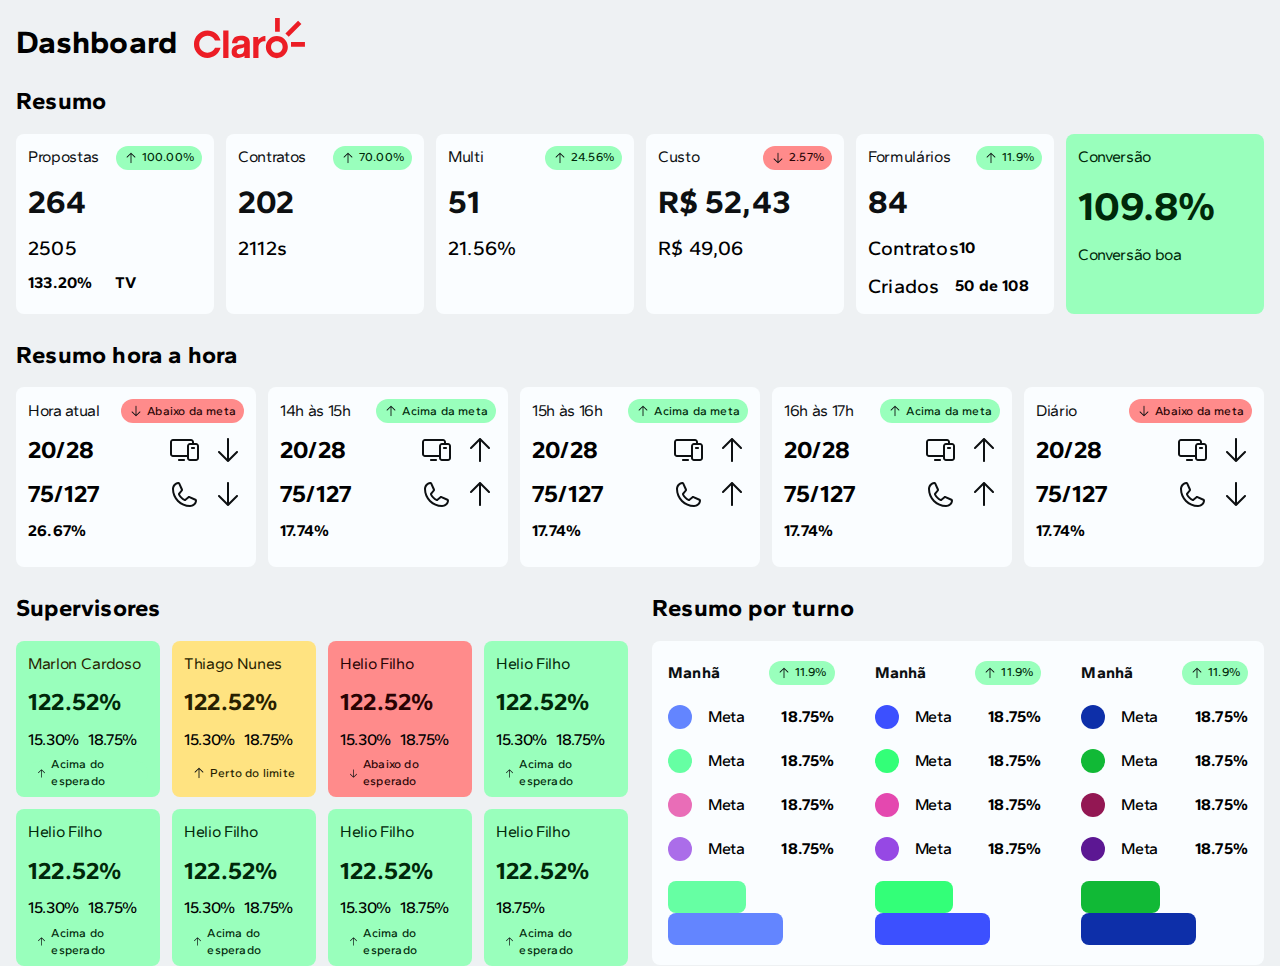
<file: index.html>
<!DOCTYPE html>
<html lang="pt-br">
	<head>
		<link rel="preconnect" href="https://fonts.googleapis.com" />
		<link rel="preconnect" href="https://fonts.gstatic.com" crossorigin />
		<meta charset="UTF-8" />
		<meta http-equiv="X-UA-Compatible" content="IE=edge" />
		<meta name="viewport" content="width=device-width, initial-scale=1.0" />

		<link rel="stylesheet" href="./css/main.css" />
		<title>Dashboard</title>
		<link
			href="https://fonts.googleapis.com/css2?family=Gantari:wght@400;500;600;700&display=swap"
			rel="stylesheet"
		/>
	</head>

	<body>
		<header>
			<div class="container">
				<h1>Dashboard</h1>
				<img src="./img/logo-claro.svg" class="claro" alt="Logo da Claro" />
			</div>
		</header>

		<main>
			<section class="s-summary">
				<div class="container">
					<h2 class="row-section-title txt-24-700">Resumo</h2>
					<div class="row-section">
						<div class="card-summary bg-color-default">
							<div class="card-header">
								<h3 class="txt-color-default txt-16-400">Propostas</h3>
								<div class="pills bg-color-success">
									<div class="arrow-up"></div>
									<span class="pills-text txt-color-success txt-12-500"
										>100.00%</span
									>
								</div>
							</div>
							<span class="card-row txt-32-700 txt-color-default"> 264 </span>
							<span class="card-row txt-20-500">2505</span>
							<span class="card-row txt-16-700">
								<span class="card-row__subitem">133.20%</span>
								<span class="card-row__subitem">TV</span></span
							>
						</div>
						<div class="card-summary bg-color-default">
							<div class="card-header">
								<h3 class="txt-color-default txt-16-400">Contratos</h3>
								<div class="pills bg-color-success">
									<div class="arrow-up"></div>
									<span class="pills-text txt-color-success txt-12-500"
										>70.00%</span
									>
								</div>
							</div>
							<span class="card-row txt-32-700 txt-color-default"> 202 </span>
							<span class="card-row txt-20-500">2112s</span>
						</div>
						<div class="card-summary bg-color-default">
							<div class="card-header">
								<h3 class="txt-color-default txt-16-400">Multi</h3>
								<div class="pills bg-color-success">
									<div class="arrow-up"></div>
									<span class="pills-text txt-color-success txt-12-500"
										>24.56%</span
									>
								</div>
							</div>
							<span class="card-row txt-32-700 txt-color-default"> 51 </span>
							<span class="card-row txt-20-500">21.56%</span>
						</div>
						<div class="card-summary bg-color-default">
							<div class="card-header">
								<h3 class="txt-color-default txt-16-400">Custo</h3>
								<div class="pills bg-color-danger">
									<div class="arrow-down"></div>
									<span class="pills-text txt-color-danger txt-12-500"
										>2.57%</span
									>
								</div>
							</div>
							<span class="card-row txt-32-700 txt-color-default"
								>R$ 52,43</span
							>
							<span class="card-row txt-20-500">R$ 49,06</span>
						</div>
						<div class="card-summary bg-color-default">
							<div class="card-header">
								<h3 class="txt-color-default txt-16-400">Formulários</h3>
								<div class="pills bg-color-success">
									<div class="arrow-up"></div>
									<span class="pills-text txt-color-success txt-12-500"
										>11.9%</span
									>
								</div>
							</div>
							<span class="card-row txt-32-700 txt-color-default">84</span>
							<span class="card-row"
								><span class="card-row__subitem txt-20-500">Contratos</span>
								<span class="card-row__subitem txt-16-700">10</span></span
							>
							<span class="card-row"
								><span class="card-row__subitem txt-20-500">Criados</span>
								<span class="card-row__subitem txt-16-700"
									>50 de 108</span
								></span
							>
						</div>
						<div class="card-summary bg-color-success">
							<div class="card-header">
								<h3 class="txt-color-success txt-16-400">Conversão</h3>
							</div>
							<span class="card-row txt-40-700 txt-color-success">109.8%</span>
							<span class="card-row txt-16-400 txt-color-success"
								>Conversão boa</span
							>
						</div>
					</div>
				</div>
			</section>
			<section class="s-summary-per-hour">
				<div class="container">
					<h2 class="row-section-title txt-24-700">Resumo hora a hora</h2>
					<div class="row-section">
						<div class="card-summary bg-color-default">
							<div class="card-header">
								<h3 class="txt-color-default txt-16-400">Hora atual</h3>
								<div class="pills bg-color-danger">
									<div class="arrow-down"></div>
									<span class="pills-text txt-color-danger txt-12-500"
										>Abaixo da meta</span
									>
								</div>
							</div>
							<span class="card-row">
								<span class="card-row__subitem txt-24-700">20/28</span>
								<span class="card-row__subitem-icons"
									><div class="icon-computer"></div>
									<div class="arrow-down-big"></div></span
							></span>
							<span class="card-row">
								<span class="card-row__subitem txt-24-700">75/127</span>
								<span class="card-row__subitem-icons"
									><div class="icon-phone"></div>
									<div class="arrow-down-big"></div></span
							></span>
							<span class="card-row txt-16-700"> 26.67%</span>
						</div>
						<div class="card-summary bg-color-default">
							<div class="card-header">
								<h3 class="txt-color-default txt-16-400">14h às 15h</h3>
								<div class="pills bg-color-success">
									<div class="arrow-up"></div>
									<span class="pills-text txt-color-success txt-12-500"
										>Acima da meta</span
									>
								</div>
							</div>
							<span class="card-row">
								<span class="card-row__subitem txt-24-700">20/28</span>
								<span class="card-row__subitem-icons"
									><div class="icon-computer"></div>
									<div class="arrow-up-big"></div></span
							></span>
							<span class="card-row">
								<span class="card-row__subitem txt-24-700">75/127</span>
								<span class="card-row__subitem-icons"
									><div class="icon-phone"></div>
									<div class="arrow-up-big"></div></span
							></span>
							<span class="card-row txt-16-700"> 17.74%</span>
						</div>
						<div class="card-summary bg-color-default">
							<div class="card-header">
								<h3 class="txt-color-default txt-16-400">15h às 16h</h3>
								<div class="pills bg-color-success">
									<div class="arrow-up"></div>
									<span class="pills-text txt-color-success txt-12-500"
										>Acima da meta</span
									>
								</div>
							</div>
							<span class="card-row">
								<span class="card-row__subitem txt-24-700">20/28</span>
								<span class="card-row__subitem-icons"
									><div class="icon-computer"></div>
									<div class="arrow-up-big"></div></span
							></span>
							<span class="card-row">
								<span class="card-row__subitem txt-24-700">75/127</span>
								<span class="card-row__subitem-icons"
									><div class="icon-phone"></div>
									<div class="arrow-up-big"></div></span
							></span>
							<span class="card-row txt-16-700"> 17.74%</span>
						</div>
						<div class="card-summary bg-color-default">
							<div class="card-header">
								<h3 class="txt-color-default txt-16-400">16h às 17h</h3>
								<div class="pills bg-color-success">
									<div class="arrow-up"></div>
									<span class="pills-text txt-color-success txt-12-500"
										>Acima da meta</span
									>
								</div>
							</div>
							<span class="card-row">
								<span class="card-row__subitem txt-24-700">20/28</span>
								<span class="card-row__subitem-icons"
									><div class="icon-computer"></div>
									<div class="arrow-up-big"></div></span
							></span>
							<span class="card-row">
								<span class="card-row__subitem txt-24-700">75/127</span>
								<span class="card-row__subitem-icons"
									><div class="icon-phone"></div>
									<div class="arrow-up-big"></div></span
							></span>
							<span class="card-row txt-16-700"> 17.74%</span>
						</div>
						<div class="card-summary bg-color-default">
							<div class="card-header">
								<h3 class="txt-color-default txt-16-400">Diário</h3>
								<div class="pills bg-color-danger">
									<div class="arrow-down"></div>
									<span class="pills-text txt-color-danger txt-12-500"
										>Abaixo da meta</span
									>
								</div>
							</div>
							<span class="card-row">
								<span class="card-row__subitem txt-24-700">20/28</span>
								<span class="card-row__subitem-icons"
									><div class="icon-computer"></div>
									<div class="arrow-down-big"></div></span
							></span>
							<span class="card-row">
								<span class="card-row__subitem txt-24-700">75/127</span>
								<span class="card-row__subitem-icons"
									><div class="icon-phone"></div>
									<div class="arrow-down-big"></div></span
							></span>
							<span class="card-row txt-16-700"> 17.74%</span>
						</div>
					</div>
				</div>
			</section>
			<section class="s-summary-supervisors-turns">
				<div class="container">
					<div class="container-50">
						<h2 class="row-section-title txt-24-700">Supervisores</h2>
						<div class="grid-2-4">
							<div class="card-summary bg-color-success">
								<div class="card-header">
									<h3 class="txt-color-warning txt-16-400">Marlon Cardoso</h3>
								</div>
								<span class="card-row txt-24-700 txt-color-success">
									122.52%</span
								>

								<span class="card-row txt-16-500">
									<span class="card-row__subitem">15.30%</span>
									<span class="card-row__subitem">18.75%</span></span
								>
								<div class="pills bg-color-success">
									<div class="arrow-up"></div>
									<span class="pills-text txt-color-success txt-12-500"
										>Acima do esperado</span
									>
								</div>
							</div>
							<div class="card-summary bg-color-warning">
								<div class="card-header">
									<h3 class="txt-color-warning txt-16-400">Thiago Nunes</h3>
								</div>
								<span class="card-row txt-24-700 txt-color-warning">
									122.52%</span
								>

								<span class="card-row txt-16-500">
									<span class="card-row__subitem">15.30%</span>
									<span class="card-row__subitem">18.75%</span></span
								>
								<div class="pills bg-color-wartxt-color-warning">
									<div class="arrow-up"></div>
									<span class="pills-text txt-color-warning txt-12-500"
										>Perto do limite</span
									>
								</div>
							</div>
							<div class="card-summary bg-color-danger">
								<div class="card-header">
									<h3 class="txt-color-danger txt-16-400">Helio Filho</h3>
								</div>
								<span class="card-row txt-24-700 txt-color-danger">
									122.52%</span
								>

								<span class="card-row txt-16-500">
									<span class="card-row__subitem">15.30%</span>
									<span class="card-row__subitem">18.75%</span></span
								>
								<div class="pills bg-color-wartxt-color-danger">
									<div class="arrow-down"></div>
									<span class="pills-text txt-color-danger txt-12-500"
										>Abaixo do esperado</span
									>
								</div>
							</div>
							<div class="card-summary bg-color-success">
								<div class="card-header">
									<h3 class="txt-color-success txt-16-400">Helio Filho</h3>
								</div>
								<span class="card-row txt-24-700 txt-color-success">
									122.52%</span
								>

								<span class="card-row txt-16-500">
									<span class="card-row__subitem">15.30%</span>
									<span class="card-row__subitem">18.75%</span></span
								>
								<div class="pills bg-color-wartxt-color-success">
									<div class="arrow-up"></div>
									<span class="pills-text txt-color-success txt-12-500"
										>Acima do esperado</span
									>
								</div>
							</div>
							<div class="card-summary bg-color-success">
								<div class="card-header">
									<h3 class="txt-color-success txt-16-400">Helio Filho</h3>
								</div>
								<span class="card-row txt-24-700 txt-color-success">
									122.52%</span
								>

								<span class="card-row txt-16-500">
									<span class="card-row__subitem">15.30%</span>
									<span class="card-row__subitem">18.75%</span></span
								>
								<div class="pills bg-color-wartxt-color-success">
									<div class="arrow-up"></div>
									<span class="pills-text txt-color-success txt-12-500"
										>Acima do esperado</span
									>
								</div>
							</div>
							<div class="card-summary bg-color-success">
								<div class="card-header">
									<h3 class="txt-color-success txt-16-400">Helio Filho</h3>
								</div>
								<span class="card-row txt-24-700 txt-color-success">
									122.52%</span
								>

								<span class="card-row txt-16-500">
									<span class="card-row__subitem">15.30%</span>
									<span class="card-row__subitem">18.75%</span></span
								>
								<div class="pills bg-color-wartxt-color-success">
									<div class="arrow-up"></div>
									<span class="pills-text txt-color-success txt-12-500"
										>Acima do esperado</span
									>
								</div>
							</div>
							<div class="card-summary bg-color-success">
								<div class="card-header">
									<h3 class="txt-color-success txt-16-400">Helio Filho</h3>
								</div>
								<span class="card-row txt-24-700 txt-color-success">
									122.52%</span
								>

								<span class="card-row txt-16-500">
									<span class="card-row__subitem">15.30%</span>
									<span class="card-row__subitem">18.75%</span></span
								>
								<div class="pills bg-color-wartxt-color-success">
									<div class="arrow-up"></div>
									<span class="pills-text txt-color-success txt-12-500"
										>Acima do esperado</span
									>
								</div>
							</div>
							<div class="card-summary bg-color-success">
								<div class="card-header">
									<h3 class="txt-color-success txt-16-400">Helio Filho</h3>
								</div>
								<span class="card-row txt-24-700 txt-color-success">
									122.52%</span
								>

								<span class="card-row txt-16-500">
									<span class="card-row__subitem">18.75%</span></span
								>
								<div class="pills bg-color-wartxt-color-success">
									<div class="arrow-up"></div>
									<span class="pills-text txt-color-success txt-12-500"
										>Acima do esperado</span
									>
								</div>
							</div>
						</div>
					</div>
					<div class="container-50">
						<h2 class="row-section-title txt-24-700">Resumo por turno</h2>
						<div class="grid-1-3 bg-color-default">
							<div class="card-summary-turn bg-color-default">
								<div class="card-header">
									<h3 class="txt-color-default txt-16-700">Manhã</h3>
									<div class="pills bg-color-success">
										<div class="arrow-up"></div>
										<span class="pills-text txt-color-success txt-12-500"
											>11.9%</span
										>
									</div>
								</div>

								<span class="card-row-turn">
									<div class="ellipse bg-color-blue-60"></div>
									<span class="card-row__subitem-turn txt-16-500">Meta</span>
									<span class="card-row__subitem-turn txt-16-700"
										>18.75%</span
									></span
								>
								<span class="card-row-turn">
									<div class="ellipse bg-color-green-60"></div>
									<span class="card-row__subitem-turn txt-16-500">Meta</span>
									<span class="card-row__subitem-turn txt-16-700"
										>18.75%</span
									></span
								>
								<span class="card-row-turn">
									<div class="ellipse bg-color-pink-60"></div>
									<span class="card-row__subitem-turn txt-16-500">Meta</span>
									<span class="card-row__subitem-turn txt-16-700"
										>18.75%</span
									></span
								>
								<span class="card-row-turn">
									<div class="ellipse bg-color-purple-60"></div>
									<span class="card-row__subitem-turn txt-16-500">Meta</span>
									<span class="card-row__subitem-turn txt-16-700"
										>18.75%</span
									></span
								>
								<span class="card-row-turn-chart">
									<div class="chart-47 bg-color-green-60"></div>
									<div class="chart-69 bg-color-blue-60"></div>
								</span>
							</div>
							<div class="card-summary-turn bg-color-default">
								<div class="card-header">
									<h3 class="txt-color-default txt-16-700">Manhã</h3>
									<div class="pills bg-color-success">
										<div class="arrow-up"></div>
										<span class="pills-text txt-color-success txt-12-500"
											>11.9%</span
										>
									</div>
								</div>

								<span class="card-row-turn">
									<div class="ellipse bg-color-blue-50"></div>
									<span class="card-row__subitem-turn txt-16-500">Meta</span>
									<span class="card-row__subitem-turn txt-16-700"
										>18.75%</span
									></span
								>
								<span class="card-row-turn">
									<div class="ellipse bg-color-green-50"></div>
									<span class="card-row__subitem-turn txt-16-500">Meta</span>
									<span class="card-row__subitem-turn txt-16-700"
										>18.75%</span
									></span
								>
								<span class="card-row-turn">
									<div class="ellipse bg-color-pink-50"></div>
									<span class="card-row__subitem-turn txt-16-500">Meta</span>
									<span class="card-row__subitem-turn txt-16-700"
										>18.75%</span
									></span
								>
								<span class="card-row-turn">
									<div class="ellipse bg-color-purple-50"></div>
									<span class="card-row__subitem-turn txt-16-500">Meta</span>
									<span class="card-row__subitem-turn txt-16-700"
										>18.75%</span
									></span
								>
								<span class="card-row-turn-chart">
									<div class="chart-47 bg-color-green-50"></div>
									<div class="chart-69 bg-color-blue-50"></div>
								</span>
							</div>
							<div class="card-summary-turn bg-color-default">
								<div class="card-header">
									<h3 class="txt-color-default txt-16-700">Manhã</h3>
									<div class="pills bg-color-success">
										<div class="arrow-up"></div>
										<span class="pills-text txt-color-success txt-12-500"
											>11.9%</span
										>
									</div>
								</div>

								<span class="card-row-turn">
									<div class="ellipse bg-color-blue-25"></div>
									<span class="card-row__subitem-turn txt-16-500">Meta</span>
									<span class="card-row__subitem-turn txt-16-700"
										>18.75%</span
									></span
								>
								<span class="card-row-turn">
									<div class="ellipse bg-color-green-25"></div>
									<span class="card-row__subitem-turn txt-16-500">Meta</span>
									<span class="card-row__subitem-turn txt-16-700"
										>18.75%</span
									></span
								>
								<span class="card-row-turn">
									<div class="ellipse bg-color-pink-25"></div>
									<span class="card-row__subitem-turn txt-16-500">Meta</span>
									<span class="card-row__subitem-turn txt-16-700"
										>18.75%</span
									></span
								>
								<span class="card-row-turn">
									<div class="ellipse bg-color-purple-25"></div>
									<span class="card-row__subitem-turn txt-16-500">Meta</span>
									<span class="card-row__subitem-turn txt-16-700"
										>18.75%</span
									></span
								>
								<span class="card-row-turn-chart">
									<div class="chart-47 bg-color-green-25"></div>
									<div class="chart-69 bg-color-blue-25"></div>
								</span>
							</div>
						</div>
					</div>
				</div>
			</section>
		</main>
	</body>
</html>
</file>
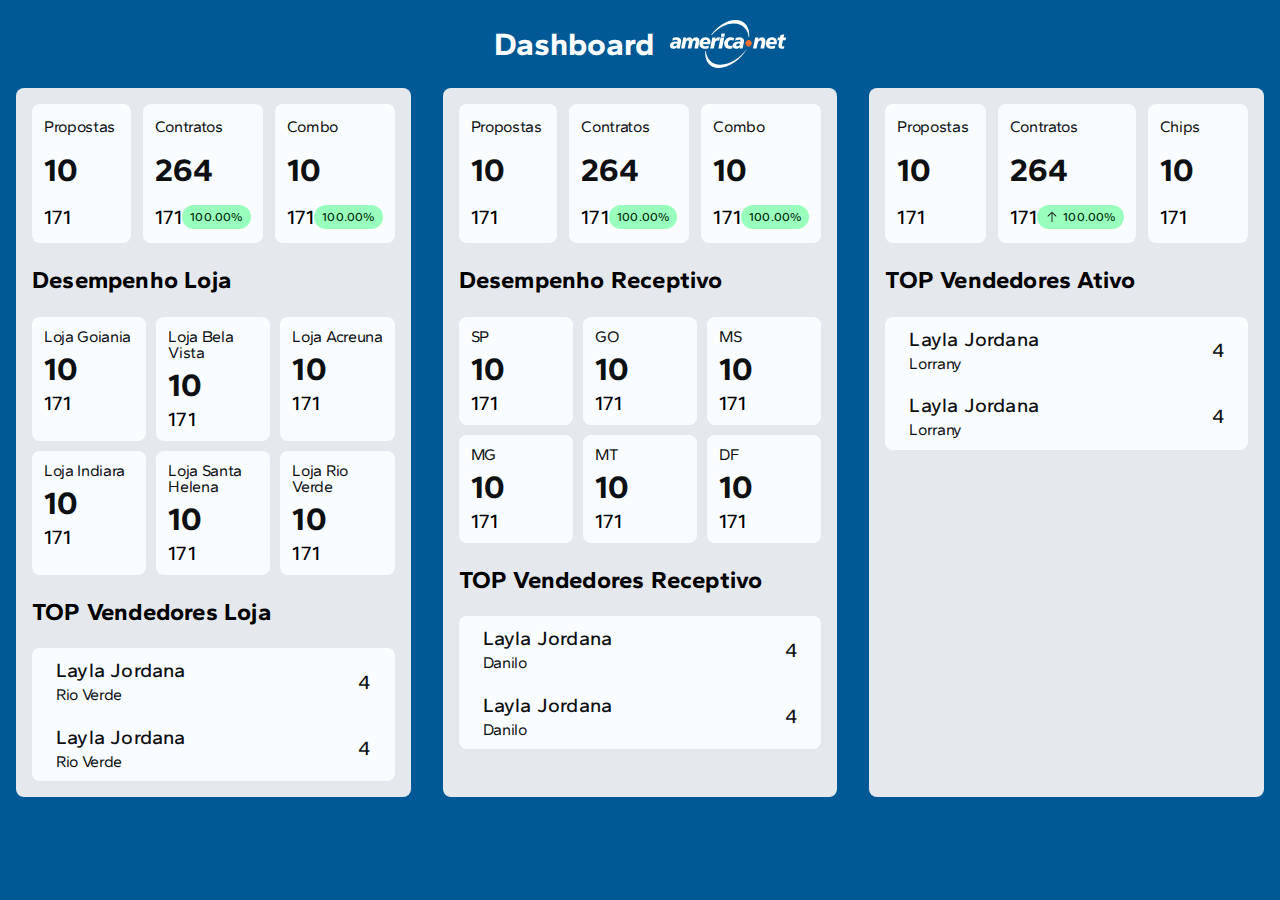
<file: americanet.html>
<!DOCTYPE html>
<html lang="pt-br" class="americanet">

<head>
	<link rel="preconnect" href="https://fonts.googleapis.com" />
	<link rel="preconnect" href="https://fonts.gstatic.com" crossorigin />
	<meta charset="UTF-8" />
	<meta http-equiv="X-UA-Compatible" content="IE=edge" />
	<meta name="viewport" content="width=device-width, initial-scale=1.0" />

	<link rel="stylesheet" href="./css/main.css" />
	<title>Dashboard</title>
	<link href="https://fonts.googleapis.com/css2?family=Gantari:wght@400;500;600;700&display=swap" rel="stylesheet" />
</head>

<body class="americanet">
	<header class="americanet">
		<div class="container">
			<h1 class="txt-color-white">Dashboard</h1>
			<img src="./img/logo-americanet-alt.svg" alt="Logo da americanet" />
		</div>
	</header>

	<main>
		<div class="container grid-1-3-container">
			<section class="loja section-container-americanet">
				<div class="row-section americanet">
					<div class="card-summary bg-color-default">
						<div class="card-header">
							<h3 class="txt-color-default txt-16-400">Propostas</h3>
						</div>
						<span class="card-row txt-32-700 txt-color-default"> 10 </span>
						<span class="card-row txt-20-500">
							<span class="card-row__subitem">171</span>
						</span>
					</div>
					<div class="card-summary bg-color-default">
						<div class="card-header">
							<h3 class="txt-color-default txt-16-400">Contratos</h3>
						</div>
						<span class="card-row txt-32-700 txt-color-default"> 264 </span>
						<span class="card-row txt-20-500">
							<span class="card-row__subitem">171</span>
							<div class="pills bg-color-success">
								<span class="pills-text txt-color-success txt-12-500">100.00%</span>
							</div>
						</span>
					</div>
					<div class="card-summary bg-color-default">
						<div class="card-header">
							<h3 class="txt-color-default txt-16-400">Combo</h3>
						</div>
						<span class="card-row txt-32-700 txt-color-default"> 10 </span>
						<span class="card-row txt-20-500">
							<span class="card-row__subitem">171</span>
							<div class="pills bg-color-success">						
								<span class="pills-text txt-color-success txt-12-500">100.00%</span>
							</div>
						</span>
					</div>
				</div>
				
				<h2 class="row-section-title txt-24-700">Desempenho Loja</h2>
				<div class="row-section americanet receptivo">					
					<div class="card-summary bg-color-default gap-8">
						<div class="card-header">
							<h3 class="txt-color-default txt-16-400 line-height-100">Loja Goiania</h3>
						</div>
						<span class="card-row txt-32-700 txt-color-default line-height-100">
							10
						</span>
						<span class="card-row txt-20-500">
							<span class="card-row__subitem line-height-100">171</span>
						</span>
					</div>
					<div class="card-summary bg-color-default gap-8">
						<div class="card-header">
							<h3 class="txt-color-default txt-16-400 line-height-100">Loja Bela Vista</h3>
						</div>
						<span class="card-row txt-32-700 txt-color-default line-height-100">
							10
						</span>
						<span class="card-row txt-20-500">
							<span class="card-row__subitem line-height-100">171</span>
						</span>
					</div>

					<div class="card-summary bg-color-default gap-8">
						<div class="card-header">
							<h3 class="txt-color-default txt-16-400 line-height-100">Loja Acreuna</h3>
						</div>
						<span class="card-row txt-32-700 txt-color-default line-height-100">
							10
						</span>
						<span class="card-row txt-20-500">
							<span class="card-row__subitem line-height-100">171</span>
						</span>
					</div>
					<div class="card-summary bg-color-default gap-8">
						<div class="card-header">
							<h3 class="txt-color-default txt-16-400 line-height-100">Loja Indiara</h3>
						</div>
						<span class="card-row txt-32-700 txt-color-default line-height-100">
							10
						</span>
						<span class="card-row txt-20-500">
							<span class="card-row__subitem line-height-100">171</span>
						</span>
					</div>
					<div class="card-summary bg-color-default gap-8">
						<div class="card-header">
							<h3 class="txt-color-default txt-16-400 line-height-100">Loja Santa Helena</h3>
						</div>
						<span class="card-row txt-32-700 txt-color-default line-height-100">
							10
						</span>
						<span class="card-row txt-20-500">
							<span class="card-row__subitem line-height-100">171</span>
						</span>
					</div>
					<div class="card-summary bg-color-default gap-8">
						<div class="card-header">
							<h3 class="txt-color-default txt-16-400 line-height-100">Loja Rio Verde</h3>
						</div>
						<span class="card-row txt-32-700 txt-color-default line-height-100">
							10
						</span>
						<span class="card-row txt-20-500">
							<span class="card-row__subitem line-height-100">171</span>
						</span>
					</div>
				</div>

				<h2 class="row-section-title txt-24-700">TOP Vendedores Loja</h2>
				
				<div class="row-section americanet loja bg-color-default rounded">
					<div class="card-long-row">
						<div class="first-column gap-44">
							<p class="vendor-details">
								<span class="txt-20-500 txt-color-default">Layla Jordana</span>
								<span class="txt-16-400 txt-color-default">Rio Verde</span>
							</p>
						</div>
						<div class="card-row justify-flex-end gap-16">
							<span class="card-row__subitem txt-color-default txt-20-500">
								4
							</span>
						</div>
					</div>
					<div class="card-long-row">
						<div class="first-column gap-44">
							<p class="vendor-details">
								<span class="txt-20-500 txt-color-default">Layla Jordana</span>
								<span class="txt-16-400 txt-color-default">Rio Verde</span>
							</p>
						</div>
						<div class="card-row justify-flex-end gap-16">
							<span class="card-row__subitem txt-color-default txt-20-500">
								4
							</span>
						</div>
					</div>
				</div>

			</section>

			<section class="loja section-container-americanet">
				<div class="row-section americanet">
					<div class="card-summary bg-color-default">
						<div class="card-header">
							<h3 class="txt-color-default txt-16-400">Propostas</h3>
						</div>
						<span class="card-row txt-32-700 txt-color-default"> 10 </span>
						<span class="card-row txt-20-500">
							<span class="card-row__subitem">171</span>
						</span>
					</div>
					<div class="card-summary bg-color-default">
						<div class="card-header">
							<h3 class="txt-color-default txt-16-400">Contratos</h3>
						</div>
						<span class="card-row txt-32-700 txt-color-default"> 264 </span>
						<span class="card-row txt-20-500">
							<span class="card-row__subitem">171</span>
							<div class="pills bg-color-success">								
								<span class="pills-text txt-color-success txt-12-500">100.00%</span>
							</div>
						</span>
					</div>
					<div class="card-summary bg-color-default">
						<div class="card-header">
							<h3 class="txt-color-default txt-16-400">Combo</h3>
						</div>
						<span class="card-row txt-32-700 txt-color-default"> 10 </span>
						<span class="card-row txt-20-500">
							<span class="card-row__subitem">171</span>
							<div class="pills bg-color-success">								
								<span class="pills-text txt-color-success txt-12-500">100.00%</span>
							</div>
						</span>
					</div>
				</div>
				<h2 class="row-section-title txt-24-700">Desempenho Receptivo</h2>
				<div class="row-section americanet receptivo">
					<div class="card-summary bg-color-default gap-8">
						<div class="card-header">
							<h3 class="txt-color-default txt-16-400 line-height-100">SP</h3>
						</div>
						<span class="card-row txt-32-700 txt-color-default line-height-100">
							10
						</span>
						<span class="card-row txt-20-500">
							<span class="card-row__subitem line-height-100">171</span>
						</span>
					</div>
					<div class="card-summary bg-color-default gap-8">
						<div class="card-header">
							<h3 class="txt-color-default txt-16-400 line-height-100">GO</h3>
						</div>
						<span class="card-row txt-32-700 txt-color-default line-height-100">
							10
						</span>
						<span class="card-row txt-20-500">
							<span class="card-row__subitem line-height-100">171</span>
						</span>
					</div>
					<div class="card-summary bg-color-default gap-8">
						<div class="card-header">
							<h3 class="txt-color-default txt-16-400 line-height-100">MS</h3>
						</div>
						<span class="card-row txt-32-700 txt-color-default line-height-100">
							10
						</span>
						<span class="card-row txt-20-500">
							<span class="card-row__subitem line-height-100">171</span>
						</span>
					</div>

					<div class="card-summary bg-color-default gap-8">
						<div class="card-header">
							<h3 class="txt-color-default txt-16-400 line-height-100">MG</h3>
						</div>
						<span class="card-row txt-32-700 txt-color-default line-height-100">
							10
						</span>
						<span class="card-row txt-20-500">
							<span class="card-row__subitem line-height-100">171</span>
						</span>
					</div>
					<div class="card-summary bg-color-default gap-8">
						<div class="card-header">
							<h3 class="txt-color-default txt-16-400 line-height-100">MT</h3>
						</div>
						<span class="card-row txt-32-700 txt-color-default line-height-100">
							10
						</span>
						<span class="card-row txt-20-500">
							<span class="card-row__subitem line-height-100">171</span>
						</span>
					</div>
					<div class="card-summary bg-color-default gap-8">
						<div class="card-header">
							<h3 class="txt-color-default txt-16-400 line-height-100">DF</h3>
						</div>
						<span class="card-row txt-32-700 txt-color-default line-height-100">
							10
						</span>
						<span class="card-row txt-20-500">
							<span class="card-row__subitem line-height-100">171</span>
						</span>
					</div>
				</div>
				
				<h2 class="row-section-title txt-24-700">TOP Vendedores Receptivo</h2>
				
				<div class="row-section americanet loja bg-color-default rounded">
					<div class="card-long-row">
						<div class="first-column gap-44">
							<p class="vendor-details">
								<span class="txt-20-500 txt-color-default">Layla Jordana</span>
								<span class="txt-16-400 txt-color-default">Danilo</span>
							</p>
						</div>
						<div class="card-row justify-flex-end gap-16">
							<span class="card-row__subitem txt-color-default txt-20-500">
								4
							</span>
						</div>
					</div>
					<div class="card-long-row">
						<div class="first-column gap-44">
							<p class="vendor-details">
								<span class="txt-20-500 txt-color-default">Layla Jordana</span>
								<span class="txt-16-400 txt-color-default">Danilo</span>
							</p>
						</div>
						<div class="card-row justify-flex-end gap-16">
							<span class="card-row__subitem txt-color-default txt-20-500">
								4
							</span>
						</div>
					</div>
				</div>
			</section>

			<section class="loja section-container-americanet">
				<div class="row-section americanet">
					<div class="card-summary bg-color-default">
						<div class="card-header">
							<h3 class="txt-color-default txt-16-400">Propostas</h3>
						</div>
						<span class="card-row txt-32-700 txt-color-default"> 10 </span>
						<span class="card-row txt-20-500">
							<span class="card-row__subitem">171</span>
						</span>
					</div>
					<div class="card-summary bg-color-default">
						<div class="card-header">
							<h3 class="txt-color-default txt-16-400">Contratos</h3>
						</div>
						<span class="card-row txt-32-700 txt-color-default"> 264 </span>
						<span class="card-row txt-20-500">
							<span class="card-row__subitem">171</span>
							<div class="pills bg-color-success">
								<div class="arrow-up"></div>
								<span class="pills-text txt-color-success txt-12-500">100.00%</span>
							</div>
						</span>
					</div>
					<div class="card-summary bg-color-default">
						<div class="card-header">
							<h3 class="txt-color-default txt-16-400">Chips</h3>
						</div>
						<span class="card-row txt-32-700 txt-color-default"> 10 </span>
						<span class="card-row txt-20-500">
							<span class="card-row__subitem">171</span>							
						</span>
					</div>
				</div>
				
				
				<h2 class="row-section-title txt-24-700">TOP Vendedores Ativo</h2>
				<div class="row-section americanet loja bg-color-default rounded">
					<div class="card-long-row">
						<div class="first-column gap-44">
							<p class="vendor-details">
								<span class="txt-20-500 txt-color-default">Layla Jordana</span>
								<span class="txt-16-400 txt-color-default">Lorrany</span>
							</p>
						</div>
						<div class="card-row justify-flex-end gap-16">
							<span class="card-row__subitem txt-color-default txt-20-500">
								4
							</span>
						</div>
					</div>
					<div class="card-long-row">
						<div class="first-column gap-44">
							<p class="vendor-details">
								<span class="txt-20-500 txt-color-default">Layla Jordana</span>
								<span class="txt-16-400 txt-color-default">Lorrany</span>
							</p>
						</div>
						<div class="card-row justify-flex-end gap-16">
							<span class="card-row__subitem txt-color-default txt-20-500">
								4
							</span>
						</div>
					</div>
				</div>
			</section>
		</div>
	</main>
</body>

</html>
</file>
<file: css/main.css>
.bg-color-danger {
  background-color: #ff8b8b;
}

.bg-color-success {
  background-color: #99ffbc;
}

.bg-color-warning {
  background-color: #ffe381;
}

.bg-color-green-chatpro {
  background-color: #99ffdc;
}

.bg-color-default {
  background-color: #fafdff;
}

.bg-color-blue-60 {
  background: #6385ff;
}

.bg-color-blue-50 {
  background: #3c50ff;
}

.bg-color-blue-25 {
  background: #0d2fa9;
}

.bg-color-green-60 {
  background: #66ffa3;
}

.bg-color-green-50 {
  background: #33ff78;
}

.bg-color-green-25 {
  background: #11b936;
}

.bg-color-pink-60 {
  background: #e96db7;
}

.bg-color-pink-50 {
  background: #e448af;
}

.bg-color-pink-25 {
  background: #931753;
}

.bg-color-purple-60 {
  background: #ab6de9;
}

.bg-color-purple-55 {
  background: #99acff;
}

.bg-color-purple-50 {
  background: #9648e4;
}

.bg-color-purple-25 {
  background: #5c1793;
}

.txt-color-white {
  color: #fafdff;
}

.txt-color-default {
  color: #0d1012;
}

.txt-color-success {
  color: #002809;
}

.txt-color-danger {
  color: #280303;
}

.txt-color-warning {
  color: #281f00;
}

.txt-color-purple {
  color: #030b30;
}

* {
  margin: 0;
  padding: 0;
  box-sizing: border-box;
  text-decoration: none;
  list-style: none;
  scroll-behavior: smooth;
}

body {
  position: relative;
  width: 100%;
  height: 100%;
  scroll-behavior: smooth;
  background-color: #eef1f3;
}

body.americanet {
  background-color: #005994;
}

html {
  font-size: 62.5%;
  scroll-behavior: smooth;
}

img,
svg {
  max-width: 100%;
  display: block;
}

button {
  cursor: pointer;
  background-color: transparent;
  border: none;
}

a:visited {
  color: inherit;
}

.container {
  width: 100%;
  max-width: 164.6rem;
  padding: 0 1.6rem;
  margin: 0 auto;
}

.card-summary {
  display: flex;
  flex-direction: column;
  align-items: flex-start;
  padding: 1.2rem;
  gap: 1rem;
  width: 100%;
  height: 100%;
  flex-grow: 1;
  border-radius: 0.8rem;
}
.card-summary .card-row__subitem {
  display: flex;
  align-items: flex-start;
  width: 100%;
}
.card-summary .card-row__subitem-icons {
  display: flex;
  align-items: center;
  width: 100%;
  justify-content: flex-end;
  gap: 1.2rem;
}

.card-summary-turn {
  display: flex;
  flex-direction: column;
  align-items: flex-start;
  gap: 2rem;
  width: 100%;
  height: 100%;
}
.card-summary-turn .card-row__subitem-turn {
  display: flex;
  align-items: center;
  justify-content: flex-start;
}
.card-summary-turn .card-row__subitem-turn:nth-child(2) {
  width: 100%;
}
.card-summary-turn .card-row-turn-chart {
  width: 100%;
  display: flex;
  flex-direction: column;
}

.card-header {
  width: 100%;
  display: flex;
  align-items: center;
  justify-content: space-between;
}

.card-row-turn {
  display: flex;
  flex-direction: row;
  align-items: center;
  gap: 1.6rem;
  width: 100%;
}

.card-row {
  display: flex;
  flex-direction: row;
  align-items: center;
  justify-content: space-between;
  width: 100%;
}

.ellipse {
  width: 2.4rem;
  height: 2.4rem;
  border-radius: 100%;
  flex-shrink: 0;
}

.row-section {
  display: flex;
  flex-direction: row;
  align-items: center;
  width: 100%;
  gap: 1.2rem;
  align-items: stretch;
  height: 18rem;
}
.row-section.americanet {
  height: auto;
}
.row-section.americanet.loja {
  flex-direction: column;
  gap: 0;
}
.row-section.americanet.receptivo {
  flex-direction: row;
  gap: 1rem;
  display:grid;
  grid-template-columns:1fr 1fr 1fr;
}

.rounded {
  border-radius: 0.8rem;
}

.card-long-row {
  padding: 0.8rem 2.4rem;
  display: grid;
  grid-template-columns: 1fr 1fr;
  align-items: center;
}
.card-long-row .first-column {
  display: flex;
  align-items: center;
}

.gap-44 {
  gap: 4.4rem;
}

.gap-16 {
  gap: 1.6rem;
}

.gap-8 {
  gap: 0.8rem !important;
}

.justify-flex-end {
  justify-content: flex-end;
}

.vendor-details {
  display: flex;
  flex-direction: column;
}

.line-height-100 {
  line-height: 100% !important;
}

.row-section-no-stretch {
  display: flex;
  flex-direction: row;
  align-items: center;
  width: 100%;
  gap: 1.2rem;
  align-items: stretch;
}

.grid-2-4 {
  display: grid;
  grid-template-columns: repeat(4, 1fr);
  grid-template-rows: repeat(2, 1fr);
  column-gap: 1.2rem;
  row-gap: 1.2rem;
}

.grid-1-3 {
  display: grid;
  grid-template-columns: repeat(3, 1fr);
  column-gap: 4rem;
  padding: 2rem 1.6rem;
  border-radius: 0.8rem;
}

.grid-1-3-container {
  display: grid;
  grid-template-columns: repeat(3, 1fr);
  column-gap: 3.2rem;
}

.section-container-americanet {
  display: flex;
  flex-direction: column;
  padding: 1.6rem;
  gap: 2rem;
  background: #e5e9ed;
  border-radius: 0.8rem;
}

.txt-12-500 {
  font-family: "Gantari";
  font-style: normal;
  font-weight: 500;
  font-size: 1.2rem;
  line-height: 140%;
  letter-spacing: 0.2px;
}

.txt-16-400 {
  font-family: "Gantari";
  font-style: normal;
  font-weight: 400;
  font-size: 1.6rem;
  line-height: 140%;
  letter-spacing: -0.02em;
}

.txt-16-500 {
  font-family: "Gantari";
  font-style: normal;
  font-weight: 500;
  font-size: 1.6rem;
  line-height: 140%;
  letter-spacing: -0.02em;
}

.txt-16-700 {
  font-family: "Gantari";
  font-style: normal;
  font-weight: 700;
  font-size: 1.6rem;
  line-height: 140%;
  letter-spacing: 0.2px;
}

.txt-20-500 {
  font-family: "Gantari";
  font-style: normal;
  font-weight: 500;
  font-size: 2rem;
  line-height: 140%;
  letter-spacing: 0.2px;
}

.txt-24-700 {
  font-family: "Gantari";
  font-style: normal;
  font-weight: 700;
  font-size: 2.4rem;
  line-height: 140%;
  letter-spacing: 0.2px;
}

.txt-32-700 {
  font-family: "Gantari";
  font-style: normal;
  font-weight: 700;
  font-size: 3.2rem;
  line-height: 140%;
  letter-spacing: 0.1px;
}

.txt-40-700 {
  font-family: "Gantari";
  font-style: normal;
  font-weight: 700;
  font-size: 4rem;
  line-height: 140%;
  letter-spacing: 0.1px;
}

.card-header {
  display: flex;
  align-items: center;
  justify-content: space-between;
}

.pills {
  display: flex;
  flex-direction: row;
  justify-content: center;
  align-items: center;
  padding: 0.8rem;
  gap: 0.4rem;
  height: 2.4rem;
  border-radius: 3.2rem;
}

.arrow-up {
  background-image: url("../img/icon-arrow-up.svg");
  background-repeat: no-repeat;
  background-position: center;
  background-size: contain;
  width: 1.4rem;
  height: 1.4rem;
}

.arrow-up-big {
  background-image: url("../img/icon-arrow-up.svg");
  background-repeat: no-repeat;
  background-position: center;
  background-size: contain;
  width: 3.2rem;
  height: 3.2rem;
}

.arrow-down {
  background-image: url("../img/icon-arrow-down.svg");
  background-repeat: no-repeat;
  background-position: center;
  background-size: contain;
  width: 1.4rem;
  height: 1.4rem;
}

.arrow-down-big {
  background-image: url("../img/icon-arrow-down.svg");
  background-repeat: no-repeat;
  background-position: center;
  background-size: contain;
  width: 3.2rem;
  height: 3.2rem;
}

.icon-computer {
  background-image: url("../img/icon-computer.svg");
  background-repeat: no-repeat;
  background-position: center;
  background-size: contain;
  width: 3.2rem;
  height: 3.2rem;
}

.icon-phone {
  background-image: url("../img/icon-phone.svg");
  background-repeat: no-repeat;
  background-position: center;
  background-size: contain;
  width: 3.2rem;
  height: 3.2rem;
}

.avatar {
  display: flex;
  align-items: center;
  justify-content: center;
  width: 4rem;
  height: 4rem;
  border-radius: 50%;
}

.avatar-tiny {
  display: flex;
  align-items: center;
  justify-content: center;
  width: 3.2rem;
  height: 3.2rem;
  border-radius: 50%;
}

.chart-1 {
  width: 1%;
  height: 3.2rem !important;
  border-radius: 0.8rem;
}

.chart-2 {
  width: 2%;
  height: 3.2rem !important;
  border-radius: 0.8rem;
}

.chart-3 {
  width: 3%;
  height: 3.2rem !important;
  border-radius: 0.8rem;
}

.chart-4 {
  width: 4%;
  height: 3.2rem !important;
  border-radius: 0.8rem;
}

.chart-5 {
  width: 5%;
  height: 3.2rem !important;
  border-radius: 0.8rem;
}

.chart-6 {
  width: 6%;
  height: 3.2rem !important;
  border-radius: 0.8rem;
}

.chart-7 {
  width: 7%;
  height: 3.2rem !important;
  border-radius: 0.8rem;
}

.chart-8 {
  width: 8%;
  height: 3.2rem !important;
  border-radius: 0.8rem;
}

.chart-9 {
  width: 9%;
  height: 3.2rem !important;
  border-radius: 0.8rem;
}

.chart-10 {
  width: 10%;
  height: 3.2rem !important;
  border-radius: 0.8rem;
}

.chart-11 {
  width: 11%;
  height: 3.2rem !important;
  border-radius: 0.8rem;
}

.chart-12 {
  width: 12%;
  height: 3.2rem !important;
  border-radius: 0.8rem;
}

.chart-13 {
  width: 13%;
  height: 3.2rem !important;
  border-radius: 0.8rem;
}

.chart-14 {
  width: 14%;
  height: 3.2rem !important;
  border-radius: 0.8rem;
}

.chart-15 {
  width: 15%;
  height: 3.2rem !important;
  border-radius: 0.8rem;
}

.chart-16 {
  width: 16%;
  height: 3.2rem !important;
  border-radius: 0.8rem;
}

.chart-17 {
  width: 17%;
  height: 3.2rem !important;
  border-radius: 0.8rem;
}

.chart-18 {
  width: 18%;
  height: 3.2rem !important;
  border-radius: 0.8rem;
}

.chart-19 {
  width: 19%;
  height: 3.2rem !important;
  border-radius: 0.8rem;
}

.chart-20 {
  width: 20%;
  height: 3.2rem !important;
  border-radius: 0.8rem;
}

.chart-21 {
  width: 21%;
  height: 3.2rem !important;
  border-radius: 0.8rem;
}

.chart-22 {
  width: 22%;
  height: 3.2rem !important;
  border-radius: 0.8rem;
}

.chart-23 {
  width: 23%;
  height: 3.2rem !important;
  border-radius: 0.8rem;
}

.chart-24 {
  width: 24%;
  height: 3.2rem !important;
  border-radius: 0.8rem;
}

.chart-25 {
  width: 25%;
  height: 3.2rem !important;
  border-radius: 0.8rem;
}

.chart-26 {
  width: 26%;
  height: 3.2rem !important;
  border-radius: 0.8rem;
}

.chart-27 {
  width: 27%;
  height: 3.2rem !important;
  border-radius: 0.8rem;
}

.chart-28 {
  width: 28%;
  height: 3.2rem !important;
  border-radius: 0.8rem;
}

.chart-29 {
  width: 29%;
  height: 3.2rem !important;
  border-radius: 0.8rem;
}

.chart-30 {
  width: 30%;
  height: 3.2rem !important;
  border-radius: 0.8rem;
}

.chart-31 {
  width: 31%;
  height: 3.2rem !important;
  border-radius: 0.8rem;
}

.chart-32 {
  width: 32%;
  height: 3.2rem !important;
  border-radius: 0.8rem;
}

.chart-33 {
  width: 33%;
  height: 3.2rem !important;
  border-radius: 0.8rem;
}

.chart-34 {
  width: 34%;
  height: 3.2rem !important;
  border-radius: 0.8rem;
}

.chart-35 {
  width: 35%;
  height: 3.2rem !important;
  border-radius: 0.8rem;
}

.chart-36 {
  width: 36%;
  height: 3.2rem !important;
  border-radius: 0.8rem;
}

.chart-37 {
  width: 37%;
  height: 3.2rem !important;
  border-radius: 0.8rem;
}

.chart-38 {
  width: 38%;
  height: 3.2rem !important;
  border-radius: 0.8rem;
}

.chart-39 {
  width: 39%;
  height: 3.2rem !important;
  border-radius: 0.8rem;
}

.chart-40 {
  width: 40%;
  height: 3.2rem !important;
  border-radius: 0.8rem;
}

.chart-41 {
  width: 41%;
  height: 3.2rem !important;
  border-radius: 0.8rem;
}

.chart-42 {
  width: 42%;
  height: 3.2rem !important;
  border-radius: 0.8rem;
}

.chart-43 {
  width: 43%;
  height: 3.2rem !important;
  border-radius: 0.8rem;
}

.chart-44 {
  width: 44%;
  height: 3.2rem !important;
  border-radius: 0.8rem;
}

.chart-45 {
  width: 45%;
  height: 3.2rem !important;
  border-radius: 0.8rem;
}

.chart-46 {
  width: 46%;
  height: 3.2rem !important;
  border-radius: 0.8rem;
}

.chart-47 {
  width: 47%;
  height: 3.2rem !important;
  border-radius: 0.8rem;
}

.chart-48 {
  width: 48%;
  height: 3.2rem !important;
  border-radius: 0.8rem;
}

.chart-49 {
  width: 49%;
  height: 3.2rem !important;
  border-radius: 0.8rem;
}

.chart-50 {
  width: 50%;
  height: 3.2rem !important;
  border-radius: 0.8rem;
}

.chart-51 {
  width: 51%;
  height: 3.2rem !important;
  border-radius: 0.8rem;
}

.chart-52 {
  width: 52%;
  height: 3.2rem !important;
  border-radius: 0.8rem;
}

.chart-53 {
  width: 53%;
  height: 3.2rem !important;
  border-radius: 0.8rem;
}

.chart-54 {
  width: 54%;
  height: 3.2rem !important;
  border-radius: 0.8rem;
}

.chart-55 {
  width: 55%;
  height: 3.2rem !important;
  border-radius: 0.8rem;
}

.chart-56 {
  width: 56%;
  height: 3.2rem !important;
  border-radius: 0.8rem;
}

.chart-57 {
  width: 57%;
  height: 3.2rem !important;
  border-radius: 0.8rem;
}

.chart-58 {
  width: 58%;
  height: 3.2rem !important;
  border-radius: 0.8rem;
}

.chart-59 {
  width: 59%;
  height: 3.2rem !important;
  border-radius: 0.8rem;
}

.chart-60 {
  width: 60%;
  height: 3.2rem !important;
  border-radius: 0.8rem;
}

.chart-61 {
  width: 61%;
  height: 3.2rem !important;
  border-radius: 0.8rem;
}

.chart-62 {
  width: 62%;
  height: 3.2rem !important;
  border-radius: 0.8rem;
}

.chart-63 {
  width: 63%;
  height: 3.2rem !important;
  border-radius: 0.8rem;
}

.chart-64 {
  width: 64%;
  height: 3.2rem !important;
  border-radius: 0.8rem;
}

.chart-65 {
  width: 65%;
  height: 3.2rem !important;
  border-radius: 0.8rem;
}

.chart-66 {
  width: 66%;
  height: 3.2rem !important;
  border-radius: 0.8rem;
}

.chart-67 {
  width: 67%;
  height: 3.2rem !important;
  border-radius: 0.8rem;
}

.chart-68 {
  width: 68%;
  height: 3.2rem !important;
  border-radius: 0.8rem;
}

.chart-69 {
  width: 69%;
  height: 3.2rem !important;
  border-radius: 0.8rem;
}

.chart-70 {
  width: 70%;
  height: 3.2rem !important;
  border-radius: 0.8rem;
}

.chart-71 {
  width: 71%;
  height: 3.2rem !important;
  border-radius: 0.8rem;
}

.chart-72 {
  width: 72%;
  height: 3.2rem !important;
  border-radius: 0.8rem;
}

.chart-73 {
  width: 73%;
  height: 3.2rem !important;
  border-radius: 0.8rem;
}

.chart-74 {
  width: 74%;
  height: 3.2rem !important;
  border-radius: 0.8rem;
}

.chart-75 {
  width: 75%;
  height: 3.2rem !important;
  border-radius: 0.8rem;
}

.chart-76 {
  width: 76%;
  height: 3.2rem !important;
  border-radius: 0.8rem;
}

.chart-77 {
  width: 77%;
  height: 3.2rem !important;
  border-radius: 0.8rem;
}

.chart-78 {
  width: 78%;
  height: 3.2rem !important;
  border-radius: 0.8rem;
}

.chart-79 {
  width: 79%;
  height: 3.2rem !important;
  border-radius: 0.8rem;
}

.chart-80 {
  width: 80%;
  height: 3.2rem !important;
  border-radius: 0.8rem;
}

.chart-81 {
  width: 81%;
  height: 3.2rem !important;
  border-radius: 0.8rem;
}

.chart-82 {
  width: 82%;
  height: 3.2rem !important;
  border-radius: 0.8rem;
}

.chart-83 {
  width: 83%;
  height: 3.2rem !important;
  border-radius: 0.8rem;
}

.chart-84 {
  width: 84%;
  height: 3.2rem !important;
  border-radius: 0.8rem;
}

.chart-85 {
  width: 85%;
  height: 3.2rem !important;
  border-radius: 0.8rem;
}

.chart-86 {
  width: 86%;
  height: 3.2rem !important;
  border-radius: 0.8rem;
}

.chart-87 {
  width: 87%;
  height: 3.2rem !important;
  border-radius: 0.8rem;
}

.chart-88 {
  width: 88%;
  height: 3.2rem !important;
  border-radius: 0.8rem;
}

.chart-89 {
  width: 89%;
  height: 3.2rem !important;
  border-radius: 0.8rem;
}

.chart-90 {
  width: 90%;
  height: 3.2rem !important;
  border-radius: 0.8rem;
}

.chart-91 {
  width: 91%;
  height: 3.2rem !important;
  border-radius: 0.8rem;
}

.chart-92 {
  width: 92%;
  height: 3.2rem !important;
  border-radius: 0.8rem;
}

.chart-93 {
  width: 93%;
  height: 3.2rem !important;
  border-radius: 0.8rem;
}

.chart-94 {
  width: 94%;
  height: 3.2rem !important;
  border-radius: 0.8rem;
}

.chart-95 {
  width: 95%;
  height: 3.2rem !important;
  border-radius: 0.8rem;
}

.chart-96 {
  width: 96%;
  height: 3.2rem !important;
  border-radius: 0.8rem;
}

.chart-97 {
  width: 97%;
  height: 3.2rem !important;
  border-radius: 0.8rem;
}

.chart-98 {
  width: 98%;
  height: 3.2rem !important;
  border-radius: 0.8rem;
}

.chart-99 {
  width: 99%;
  height: 3.2rem !important;
  border-radius: 0.8rem;
}

.chart-100 {
  width: 100%;
  height: 3.2rem !important;
  border-radius: 0.8rem;
}

header {
  margin: 2rem 0 2rem 0;
}
header.americanet {
  margin: 2rem 0 2rem 0;
}
header.americanet .container {
  display: flex;
  align-items: center;
  gap: 1.6rem;
  justify-content: center;
}
header.americanet .container h1 {
  font-family: "Gantari";
  font-style: normal;
  font-weight: 700;
  font-size: 3.2rem;
  line-height: 100%;
  letter-spacing: 0.1px;
}
header.americanet .container img {
  max-height: 4.8rem;
}
header .container {
  display: flex;
  align-items: center;
  gap: 1.6rem;
}
header .container h1 {
  font-family: "Gantari";
  font-style: normal;
  font-weight: 700;
  font-size: 3.2rem;
  line-height: 4.4rem;
  letter-spacing: 0.1px;
}
header .container .claro {
  margin-top: -0.8rem;
}

main {
  display: flex;
  flex-direction: column;
  gap: 2.4rem;
}
main .s-summary .container {
  display: flex;
  flex-direction: column;
  gap: 1.6rem;
  height: 100%;
}
main .s-summary-per-hour .container {
  display: flex;
  flex-direction: column;
  gap: 1.6rem;
  height: 100%;
}
main .s-summary-supervisors-turns .container {
  display: grid;
  grid-template-columns: repeat(2, 1fr);
  column-gap: 2.4rem;
}
main .s-summary-supervisors-turns .container .container-50 {
  display: flex;
  flex-direction: column;
  gap: 1.6rem;
  height: 100%;
}
</file>
